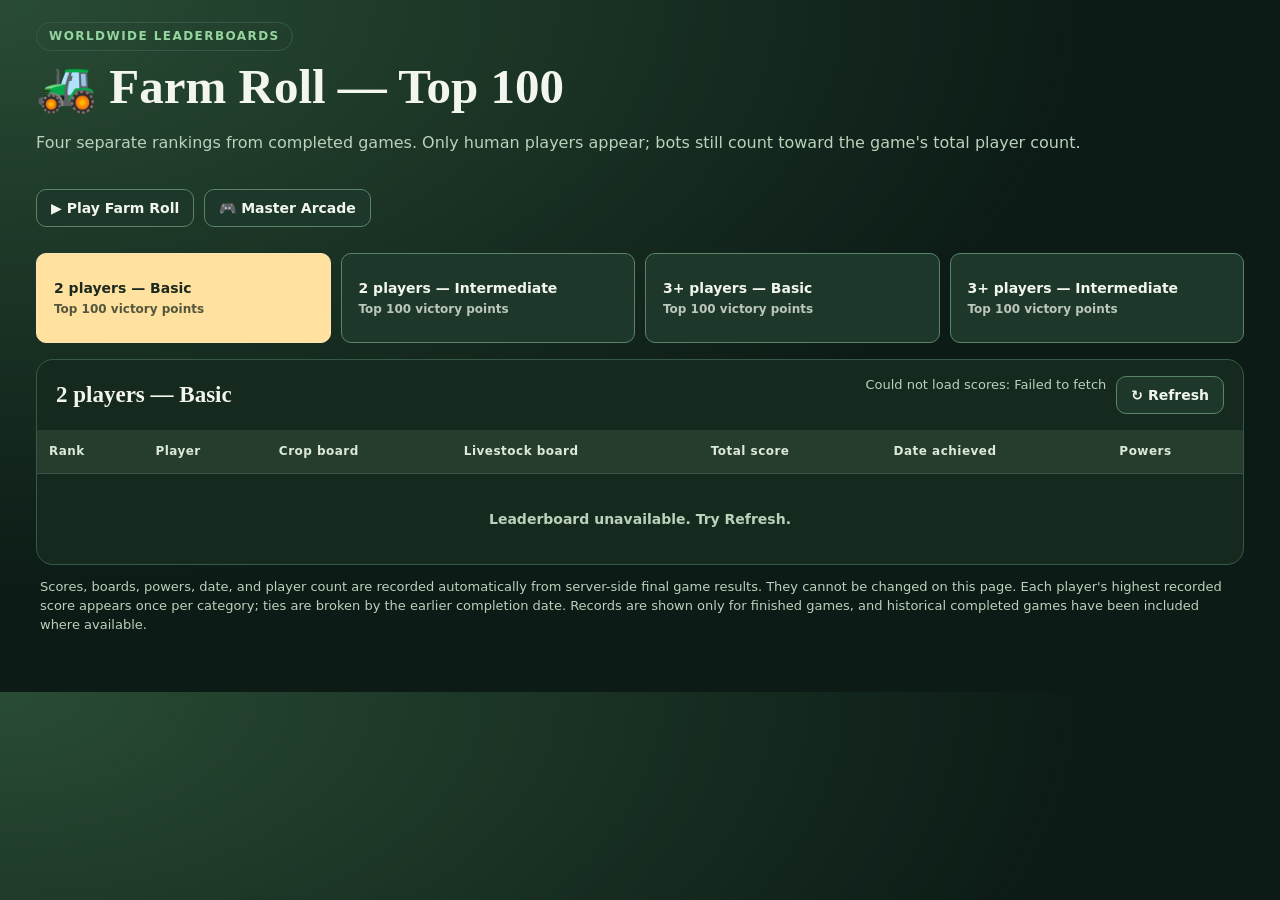
<file: farm-roll-top100.html>
<!doctype html>
<html lang="en"><head><meta charset="utf-8"><meta name="viewport" content="width=device-width,initial-scale=1"><meta name="theme-color" content="#233f2f"><title>Farm Roll — Worldwide Top 100</title>
<style>
:root{font-family:system-ui,-apple-system,"Segoe UI",sans-serif;color-scheme:dark;--bg:#0c1b16;--card:#192d24;--text:#f2f6ed;--muted:#bbd1bb;--edge:#395948;--gold:#ffe1a0;--green:#94d5a0}*{box-sizing:border-box}body{background:radial-gradient(ellipse at top left,#294c34,transparent 60%),var(--bg);color:var(--text);margin:0;line-height:1.45}.shell{max-width:1240px;margin:auto;padding:22px 16px 44px}h1{font:700 clamp(29px,5vw,49px) Georgia,serif;margin:7px 0 10px}p{color:var(--muted)}.head{display:flex;gap:18px;align-items:start;justify-content:space-between;flex-wrap:wrap}.pill{display:inline-block;padding:5px 12px;border-radius:30px;color:var(--green);border:1px solid var(--edge);font-size:12px;letter-spacing:.12em;text-transform:uppercase;font-weight:800}.links{display:flex;gap:10px;flex-wrap:wrap}a,button{color:var(--text);background:#1d382a;border:1px solid #598467;padding:10px 14px;border-radius:10px;text-decoration:none;font:600 14px system-ui;cursor:pointer}a:hover,button:hover{background:#2d5239}.chooser{display:grid;grid-template-columns:repeat(4,minmax(0,1fr));gap:10px;margin:26px 0 16px}.chooser button{text-align:left;padding:17px;min-height:90px}.chooser button.active{color:#1c291d;background:var(--gold);border-color:#ffe4b1}.chooser small{display:block;opacity:.75;font-size:12px;margin-top:6px}.panel{background:#16291f;border:1px solid var(--edge);border-radius:17px;overflow:hidden}.panel-header{display:flex;align-items:center;justify-content:space-between;flex-wrap:wrap;padding:16px 19px;gap:10px}.panel h2{font:700 23px Georgia,serif;margin:0}#status{font-size:13px;color:var(--muted)}.table-wrap{overflow:auto;max-height:68vh}table{width:100%;border-collapse:collapse;min-width:790px;font-variant-numeric:tabular-nums}th{text-align:left;position:sticky;top:0;background:#263d2d;color:#dce9d8;font-size:12px;letter-spacing:.04em;padding:13px 12px;z-index:1}td{padding:13px 12px;border-top:1px solid #395247;color:#e0eae1;white-space:nowrap;font-size:14px}td:first-child{color:var(--gold);font-weight:800}td.score{color:var(--gold);font-weight:850}tbody tr:hover{background:#ffffff09}.empty{text-align:center!important;color:var(--muted)!important;padding:35px!important}.note{font-size:13px;margin:13px 4px}.mobile-note{display:none}@media(max-width:800px){.chooser{grid-template-columns:repeat(2,minmax(0,1fr))}.mobile-note{display:block}.panel h2{font-size:20px}}@media(max-width:500px){.shell{padding:17px 11px}.chooser button{padding:13px;font-size:13px;min-height:75px}.links{width:100%}}
</style></head><body>
<div class="shell"><header class="head"><div><span class="pill">Worldwide leaderboards</span><h1>🚜 Farm Roll — Top 100</h1><p>Four separate rankings from completed games. Only human players appear; bots still count toward the game's total player count.</p></div><nav class="links"><a href="./">▶ Play Farm Roll</a><a href="https://michaelhastriter.github.io/hastriter-games/">🎮 Master Arcade</a></nav></header>
<nav class="chooser" aria-label="Choose leaderboard">
<button data-category="two_basic" class="active" aria-pressed="true">2 players — Basic<small>Top 100 victory points</small></button>
<button data-category="two_intermediate" aria-pressed="false">2 players — Intermediate<small>Top 100 victory points</small></button>
<button data-category="multi_basic" aria-pressed="false">3+ players — Basic<small>Top 100 victory points</small></button>
<button data-category="multi_intermediate" aria-pressed="false">3+ players — Intermediate<small>Top 100 victory points</small></button>
</nav>
<section class="panel"><div class="panel-header"><h2 id="heading">2 players — Basic</h2><div class="links"><span id="status" role="status">Connecting…</span><button type="button" id="refresh">↻ Refresh</button></div></div>
<div class="table-wrap"><table><thead><tr><th scope="col">Rank</th><th scope="col">Player</th><th scope="col">Crop board</th><th scope="col">Livestock board</th><th scope="col">Total score</th><th scope="col">Date achieved</th><th scope="col">Powers</th><th scope="col" id="playerCountHead" hidden>Players</th></tr></thead><tbody id="rows"><tr><td colspan="8" class="empty">Loading leaderboard…</td></tr></tbody></table></div></section>
<p class="mobile-note">Swipe the leaderboard sideways to see all columns.</p><p class="note">Scores, boards, powers, date, and player count are recorded automatically from server-side final game results. They cannot be changed on this page. Each player's highest recorded score appears once per category; ties are broken by the earlier completion date. Records are shown only for finished games, and historical completed games have been included where available.</p></div>

<script>
(()=>{'use strict';
 const labels={two_basic:'2 players — Basic',two_intermediate:'2 players — Intermediate',multi_basic:'3+ players — Basic',multi_intermediate:'3+ players — Intermediate'};
 const $=id=>document.getElementById(id), buttons=[...document.querySelectorAll('[data-category]')];let category='two_basic',serial=0,cache={};
 function text(s){return String(s??'—')}
 function date(s){if(!s)return '—';const d=new Date(s);return Number.isNaN(d.getTime())?'—':d.toLocaleDateString(undefined,{year:'numeric',month:'short',day:'numeric'})}
 function cell(tr,s,klass){const td=document.createElement('td');td.textContent=text(s);if(klass)td.className=klass;tr.append(td)}
 function draw(list){const rows=$('rows');rows.replaceChildren();if(!list.length){const tr=document.createElement('tr'),td=document.createElement('td');td.colSpan=8;td.className='empty';td.textContent='No completed scores in this category yet. Be the first!';tr.append(td);rows.append(tr);return}
  for(const r of list){const tr=document.createElement('tr');cell(tr,'#'+r.rank);cell(tr,r.player_name);cell(tr,r.crop_board);cell(tr,r.livestock_board);cell(tr,Number(r.total_score).toLocaleString(),'score');cell(tr,date(r.achieved_at));cell(tr,r.powers_enabled?'On':'Off');if(category.startsWith('multi_'))cell(tr,r.player_count);rows.append(tr)}
 }
 async function load(force=false){const request=++serial;const key=category;$('heading').textContent=labels[key];$('playerCountHead').hidden=!key.startsWith('multi_');buttons.forEach(b=>{const active=b.dataset.category===key;b.classList.toggle('active',active);b.setAttribute('aria-pressed',String(active))});if(!force&&cache[key]){draw(cache[key]);$('status').textContent=cache[key].length+' ranked players';return}
  $('status').textContent='Loading real scores…';$('rows').innerHTML='<tr><td colspan="8" class="empty">Fetching completed games…</td></tr>';
  try{const response=await fetch('https://qniaqvuhdgjlqnkpnmdo.supabase.co/functions/v1/farm-roll-top100?category='+encodeURIComponent(key),{cache:'no-store'});const payload=await response.json();if(!response.ok)throw Error(payload.error||'HTTP '+response.status);const data=payload.entries||[];
   if(request!==serial)return;cache[key]=data;draw(cache[key]);$('status').textContent=cache[key].length+' ranked players';
  }catch(err){if(request!==serial)return;$('status').textContent='Could not load scores: '+(err?.message||'Unknown error');$('rows').innerHTML='<tr><td colspan="8" class="empty">Leaderboard unavailable. Try Refresh.</td></tr>';}
 }
 buttons.forEach(b=>b.addEventListener('click',()=>{category=b.dataset.category;load()}));$('refresh').addEventListener('click',()=>load(true));const requested=new URLSearchParams(location.search).get('category');if(Object.hasOwn(labels,requested))category=requested;load();
})();
</script></body></html>
</file>
